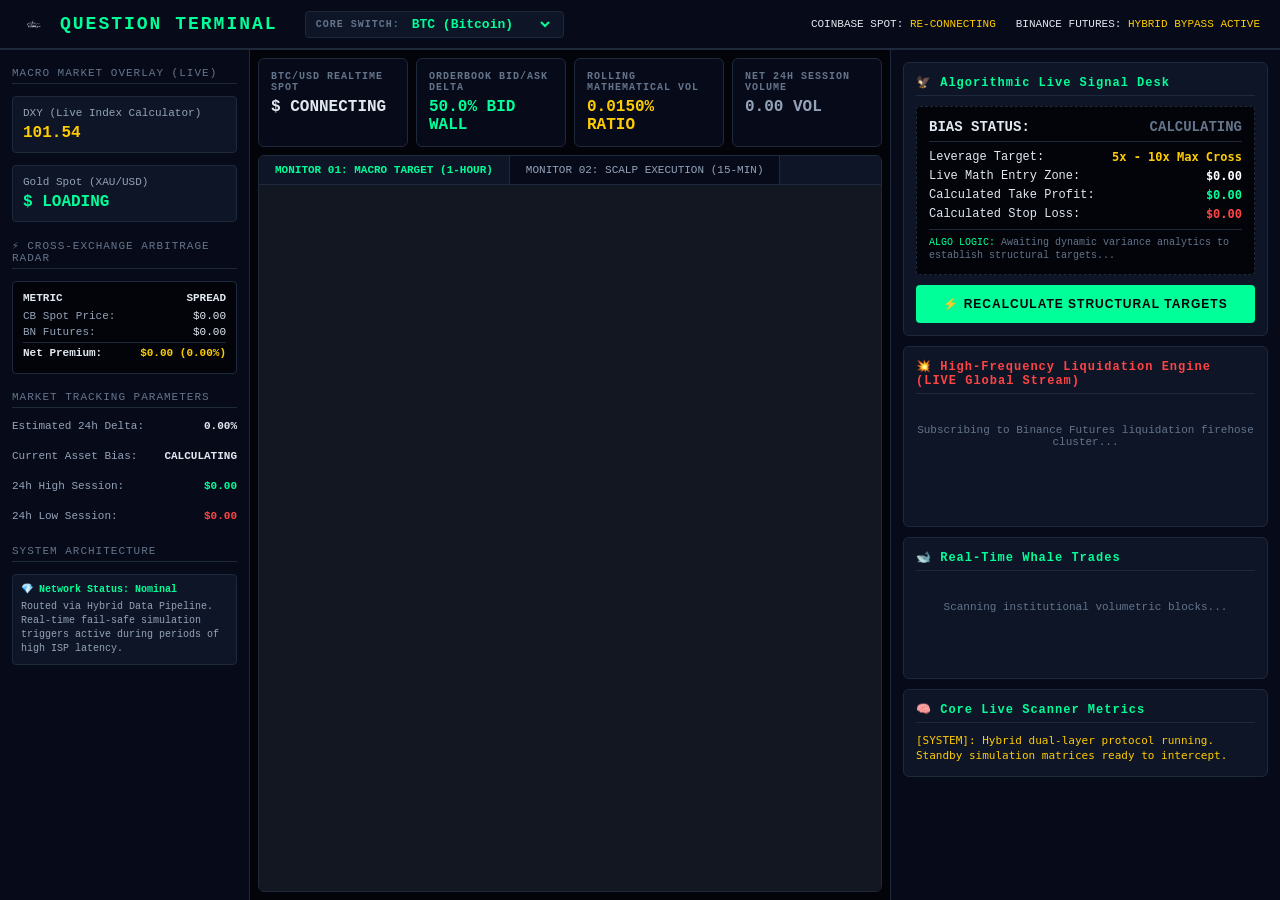
<file: index.html>
<!DOCTYPE html>
<html lang="en">
	
<head>
<meta charset="UTF-8">
<meta name="viewport" content="width=device-width, initial-scale=1.0">
<title>Terminal - Multi-Asset Switcher</title>
	 <!-- CSS CONNECT -->
  <link rel="stylesheet" href="style.css">
	 <!-- JS CONNECT -->
  <script src="script.js"></script>
	

</head>
 
	<body>
<div class="header">
    <div class="logo-group">
        <img src="ico.png" alt="Quantum Logo" class="logo-img">
        <div class="logo-text">QUESTION TERMINAL</div>
        
        <div class="asset-selector-wrapper">
            <span class="selector-label">CORE SWITCH:</span>
            <select id="cryptoAssetSelector" class="asset-dropdown">
                <option value="BTC" selected>BTC (Bitcoin)</option>
                <option value="ETH">ETH (Ethereum)</option>
                <option value="SOL">SOL (Solana)</option>
                <option value="XRP">XRP (Ripple)</option>
                <option value="DOGE">DOGE (Dogecoin)</option>
                <option value="ADA">ADA (Cardano)</option>
                <option value="LINK">LINK (Chainlink)</option>
            </select>
        </div>
    </div>
    
    <div class="status-bar">
        <div class="status-item">COINBASE SPOT: <span id="cbStatus" style="color:#ffcc00;">BOOTING...</span></div>
        <div class="status-item">BINANCE FUTURES: <span id="bnStatus" style="color:#ffcc00;">TUNNELING...</span></div>
    </div>
</div>

<div class="terminal-layout">
    <div class="sidebar">
        <div class="section-title">Macro Market Overlay (Live)</div>
        
        <div class="macro-card">
            <div class="macro-title">DXY (Live Index Calculator)</div>
            <div id="macroDXY" class="macro-value" style="color:#ffcc00;">--.--</div>
        </div>

        <div class="macro-card">
            <div class="macro-title">Gold Spot (XAU/USD)</div>
            <div id="macroGold" class="macro-value bullish-text">$ LOADING</div>
        </div>

        <div class="section-title">⚡ Cross-Exchange Arbitrage Radar</div>
        <div class="arb-box">
            <div class="arb-header">
                <span>METRIC</span><span>SPREAD</span>
            </div>
            <div class="arb-row">
                <span style="color:#94a3b8;">CB Spot Price:</span>
                <span id="arbCBPrice">$0.00</span>
            </div>
            <div class="arb-row">
                <span style="color:#94a3b8;">BN Futures:</span>
                <span id="arbBNPrice">$0.00</span>
            </div>
            <div class="arb-row" style="border-top:1px solid #1e293b; padding-top:4px; margin-top:4px; font-weight:bold;">
                <span>Net Premium:</span>
                <span id="arbPremium" style="color:#ffcc00;">$0.00 (0.00%)</span>
            </div>
        </div>

        <div class="section-title">Market Tracking Parameters</div>
        <div class="data-row">
            <span class="label">Estimated 24h Delta:</span>
            <span id="oiDelta" class="val">0.00%</span>
        </div>
        <div class="data-row">
            <span class="label">Current Asset Bias:</span>
            <span id="moodTag" class="val">CALCULATING</span>
        </div>
        <div class="data-row">
            <span class="label">24h High Session:</span>
            <span id="liveHigh" class="val" style="color: #00ff99;">$0.00</span>
        </div>
        <div class="data-row">
            <span class="label">24h Low Session:</span>
            <span id="liveLow" class="val" style="color: #ff4444;">$0.00</span>
        </div>

        <div class="section-title">System Architecture</div>
        <div style="background:#0d1527; padding:8px; border-radius:4px; font-size:10px; border:1px solid #1e293b; line-height: 1.4;">
            <div style="color:#00ff99; font-weight:bold; margin-bottom:3px;">💎 Network Status: Nominal</div>
            <div style="color:#94a3b8;">Routed via Hybrid Data Pipeline. Real-time fail-safe simulation triggers active during periods of high ISP latency.</div>
        </div>
    </div>

    <div class="center-block">
        <div class="ticker-ribbon">
            <div class="matrix-box">
                <h4 id="assetLabel">BTC/USD REALTIME SPOT</h4>
                <p id="mainPrice" style="color:#e2e8f0;">$ CONNECTING</p>
            </div>
            <div class="matrix-box">
                <h4>ORDERBOOK BID/ASK DELTA</h4>
                <p id="liveImbalance" style="color:#00ff99;">50.0% BID WALL</p>
            </div>
            <div class="matrix-box">
                <h4>ROLLING MATHEMATICAL VOL</h4>
                <p id="liveVolEngine" style="color:#ffcc00;">0.0150% RATIO</p>
            </div>
            <div class="matrix-box">
                <h4>NET 24H SESSION VOLUME</h4>
                <p id="netVolumeBox" style="color: #94a3b8;">0.00 VOL</p>
            </div>
        </div>

        <div class="chart-container-wrapper">
            <div class="chart-tabs">
                <div class="chart-tab active" onclick="switchChart(1)">MONITOR 01: MACRO TARGET (1-HOUR)</div>
                <div class="chart-tab" onclick="switchChart(2)">MONITOR 02: SCALP EXECUTION (15-MIN)</div>
            </div>
            <div class="chart-frame-container">
                <div id="view_1" class="chart-view active">
                    <iframe src="https://s.tradingview.com/widgetembed/?frameElementId=tradingview_1&symbol=COINBASE%3ABTCUSD&interval=60&symboledit=1&saveimage=1&toolbarbg=070b19&studies=%5B%5D&theme=dark&style=1&timezone=Exchange&locale=en"></iframe>
                </div>
                <div id="view_2" class="chart-view">
                    <iframe src="https://s.tradingview.com/widgetembed/?frameElementId=tradingview_2&symbol=COINBASE%3ABTCUSD&interval=15&symboledit=1&saveimage=1&toolbarbg=070b19&studies=%5B%5D&theme=dark&style=1&timezone=Exchange&locale=en"></iframe>
                </div>
            </div>
        </div>
    </div>

    <div class="right-panel">
        
        <div class="panel-card">
            <h3>🦅 Algorithmic Live Signal Desk</h3>
            
            <div class="signal-box">
                <div class="signal-header">
                    <span>BIAS STATUS:</span>
                    <span id="sigAction" style="color: #64748b;">CALCULATING</span>
                </div>
                <div class="signal-metric">
                    <span>Leverage Target:</span>
                    <span id="sigLeverage" class="signal-value" style="color:#ffcc00;">5x - 10x Max Cross</span>
                </div>
                <div class="signal-metric">
                    <span>Live Math Entry Zone:</span>
                    <span id="sigEntry" class="signal-value">$0.00</span>
                </div>
                <div class="signal-metric">
                    <span>Calculated Take Profit:</span>
                    <span id="sigTP" class="signal-value" style="color:#00ff99;">$0.00</span>
                </div>
                <div class="signal-metric">
                    <span>Calculated Stop Loss:</span>
                    <span id="sigSL" class="signal-value" style="color:#ff4444;">$0.00</span>
                </div>
                <div style="font-size:10px; color:#64748b; margin-top:8px; line-height:1.3; border-top:1px solid #1e293b; padding-top:6px;">
                    <span style="color:#00ff99;">ALGO LOGIC:</span> <span id="sigRationale">Awaiting dynamic variance analytics to establish structural targets...</span>
                </div>
            </div>
            
            <button class="signal-btn" id="reAnalyzeBtn">⚡ Recalculate Structural Targets</button>
        </div>

        <div class="panel-card">
            <h3 style="color: #ff4444;">💥 High-Frequency Liquidation Engine (LIVE Global Stream)</h3>
            <div id="liqStream">
                <div style="color:#64748b; font-size:11px; text-align:center; margin-top:20px;">Subscribing to Binance Futures liquidation firehose cluster...</div>
            </div>
        </div>

        <div class="panel-card">
            <h3>🐋 Real-Time Whale Trades</h3>
            <div id="whaleOrderStream">
                <div style="color:#64748b; font-size:11px; text-align:center; margin-top:20px;">Scanning institutional volumetric blocks...</div>
            </div>
        </div>

        <div class="panel-card">
            <h3>🧠 Core Live Scanner Metrics</h3>
            <div id="liveSignals" style="font-size:11px; color:#ffcc00; font-family:monospace; line-height: 1.4;">
                [SYSTEM]: Hybrid dual-layer protocol running. Standby simulation matrices ready to intercept.
            </div>
        </div>

    </div>
</div>

</body>
</html>
</file>
<file: style.css>
@charset "utf-8";
/* CSS Document */

*{
    margin:0;
    padding:0;
    box-sizing:border-box;
}
body{
    font-family:'Courier New', Courier, monospace, Arial;
    background:#02040a;
    color:#e2e8f0;
    overflow:hidden;
}
/* ========================= HEADER ========================= */
.header{
    height:50px;
    background:#070b19;
    border-bottom:2px solid #1e293b;
    display:flex;
    justify-content:space-between;
    align-items:center;
    padding:0 20px;
}
.logo-group {
    display: flex;
    align-items: center;
    gap: 12px;
}
.logo-group img.logo-img {
    height: 28px;
    width: auto;
}
.logo-text {
    color: #00ff99;
    font-size: 18px; 
    font-weight: bold;
    letter-spacing: 2px;
    text-transform: uppercase;
}

/* ========================= INSTITUTIONAL SELECTOR DROPDOWN ========================= */
.asset-selector-wrapper {
    display: flex;
    align-items: center;
    gap: 8px;
    background: #0d1527;
    border: 1px solid #1e293b;
    padding: 4px 10px;
    border-radius: 4px;
    margin-left: 15px;
}
.selector-label {
    font-size: 10px;
    color: #64748b;
    font-weight: bold;
    letter-spacing: 1px;
}
select.asset-dropdown {
    background: transparent;
    color: #00ff99;
    border: none;
    font-family: 'Courier New', Courier, monospace;
    font-size: 13px;
    font-weight: bold;
    outline: none;
    cursor: pointer;
}
select.asset-dropdown option {
    background: #070b19;
    color: #ffffff;
}

.status-bar{
    display:flex;
    gap:20px;
    font-size:11px;
}
.status-item span{
    color:#00ff99;
}
/* ========================= MAIN TERMINAL LAYOUT ========================= */
.terminal-layout{
    display:grid;
    grid-template-columns:250px 1fr 390px;
    height:calc(100vh - 50px);
}
/* ========================= SIDEBAR ========================= */
.sidebar{
    background:#070b19;
    border-right:1px solid #1e293b;
    padding:12px;
    display:flex;
    flex-direction:column;
    gap:12px;
    overflow-y:auto;
    z-index: 10;
}
.section-title{
    color:#64748b;
    font-size:11px;
    text-transform:uppercase;
    letter-spacing:1px;
    border-bottom:1px solid #1e293b;
    padding-bottom:4px;
    margin-top: 5px;
}
.macro-card {
    background: #0d1527;
    padding: 10px;
    border-radius: 4px;
    border: 1px solid #1e293b;
}
.macro-title {
    font-size: 11px;
    color: #94a3b8;
    margin-bottom: 5px;
}
.macro-value {
    font-size: 16px;
    font-weight: bold;
}

/* CROSS-EXCHANGE ARBITRAGE RADAR MONITOR COMPONENT */
.arb-box {
    background: #02040a;
    border: 1px solid #1e293b;
    padding: 10px;
    border-radius: 4px;
}
.arb-header {
    display: flex;
    justify-content: space-between;
    font-size: 11px;
    font-weight: bold;
    margin-bottom: 6px;
}
.arb-row {
    display: flex;
    justify-content: space-between;
    font-size: 11px;
    margin-bottom: 4px;
}

/* ========================= CENTER BLOCK ========================= */
.center-block{
    display:flex;
    flex-direction:column;
    padding:8px;
    gap:8px;
    overflow: hidden;
}
.ticker-ribbon{
    display:grid;
    grid-template-columns:repeat(4,1fr);
    gap:8px;
}
.matrix-box{
    background:#070b19;
    border:1px solid #1e293b;
    border-radius:6px;
    padding:12px;
}
.matrix-box h4{
    color:#64748b;
    font-size:10px;
    letter-spacing: 1px;
}
.matrix-box p{
    font-size:16px;
    font-weight:bold;
    margin-top:5px;
}
.chart-container-wrapper {
    flex:1;
    display:flex;
    flex-direction: column;
    background:#070b19;
    border:1px solid #1e293b;
    border-radius:6px;
    overflow: hidden;
}
.chart-tabs {
    display: flex;
    background: #0d1527;
    border-bottom: 1px solid #1e293b;
}
.chart-tab {
    padding: 8px 16px;
    font-size: 11px;
    color: #94a3b8;
    cursor: pointer;
    border-right: 1px solid #1e293b;
    background: #070b19;
}
.chart-tab.active {
    color: #00ff99;
    background: #0d1527;
    font-weight: bold;
}
.chart-frame-container {
    flex: 1;
    position: relative;
    width: 100%;
    height: 100%;
    background: #131722;
}
.chart-view {
    position: absolute;
    top: 0;
    left: 0;
    width: 100%;
    height: 100%;
    display: none;
}
.chart-view.active {
    display: block;
}
iframe {
    width: 100%;
    height: 100%;
    border: none;
}
/* ========================= RIGHT PANEL ========================= */
.right-panel{
    background:#070b19;
    border-left:1px solid #1e293b;
    padding:12px;
    display:flex;
    flex-direction:column;
    gap:10px;
    overflow-y:auto;
    z-index: 10;
}
.panel-card{
    background:#0d1527;
    border-radius:6px;
    padding:12px;
    border:1px solid #1e293b;
}
.panel-card h3{
    color:#00ff99;
    font-size:12px;
    margin-bottom:10px;
    border-bottom:1px solid #1e293b;
    padding-bottom:5px;
    letter-spacing: 1px;
}
/* DATA LINES */
.data-row{
    display:flex;
    justify-content:space-between;
    font-size:11px;
    margin-bottom:6px;
}
.data-row .label{ color:#94a3b8; }
.data-row .val{ font-weight:bold; text-align: right;}
.bullish-text{ color:#00ff99; }
.bearish-text{ color:#ff4444; }

/* SIGNAL SCREEN SPECIFICS */
.signal-box {
    background: #02040a;
    border: 1px dashed #1e293b;
    border-radius: 4px;
    padding: 12px;
    margin-bottom: 10px;
}
.signal-header {
    display: flex;
    justify-content: space-between;
    font-size: 14px;
    font-weight: bold;
    border-bottom: 1px solid #1e293b;
    padding-bottom: 6px;
    margin-bottom: 8px;
}
.signal-metric {
    font-size: 12px;
    margin-bottom: 5px;
    display: flex;
    justify-content: space-between;
}
.signal-value {
    font-family: monospace;
    font-weight: bold;
    color: #ffffff;
}
button.signal-btn {
    width:100%;
    padding:12px;
    background:#00ff99;
    color:#02040a;
    font-weight:bold;
    border:none;
    border-radius:4px;
    cursor:pointer;
    font-size:12px;
    letter-spacing: 1px;
    text-transform: uppercase;
}
button.signal-btn:hover{
    background:#00cc7a;
}

/* LIQUIDATION LOG CONTAINER */
#liqStream {
    height: 110px;
    overflow-y: hidden;
    font-size: 10px;
    display: flex;
    flex-direction: column;
    gap: 5px;
}
.liq-row {
    padding: 4px 6px;
    border-radius: 3px;
    background: #02040a;
    border-left: 3px solid #ff4444;
    animation: flashLiq 0.4s ease-out;
}
.liq-row.short-liq {
    border-left: 3px solid #00ff99;
}
@keyframes flashLiq {
    0% { background: #1e293b; }
    100% { background: #02040a; }
}

#whaleOrderStream {
    height: 85px;
    overflow-y: hidden;
    display: flex;
    flex-direction: column;
    gap: 4px;
}
</file>
